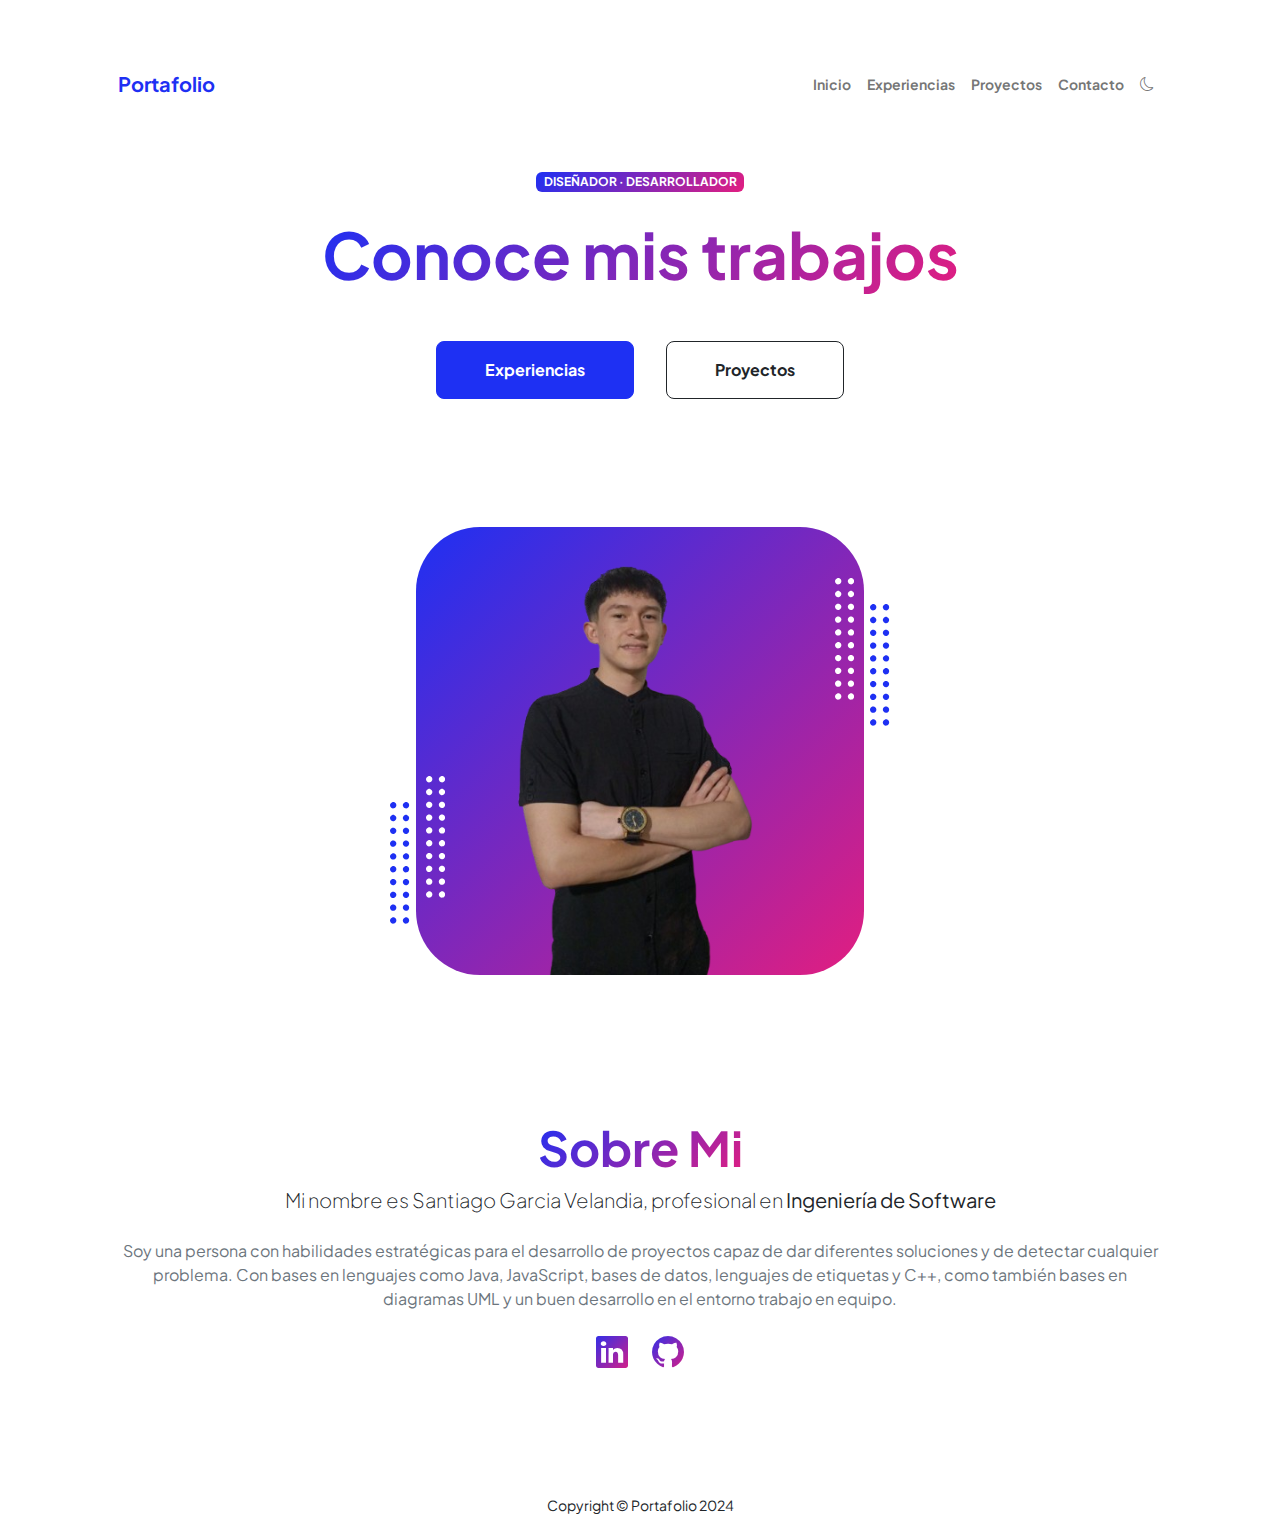
<file: index.html>
<!DOCTYPE html>
<html lang="en">
    <head>
        <meta charset="utf-8" />
        <meta name="viewport" content="width=device-width, initial-scale=1, shrink-to-fit=no" />
        <meta name="description" content="" />
        <meta name="author" content="" />
        <title>Portafolio Personal</title>
        <!-- Favicon-->
        <link rel="icon" type="image/x-icon" href="assets/favicon.ico" />
        <!-- Custom Google font-->
        <link rel="preconnect" href="https://fonts.googleapis.com" />
        <link rel="preconnect" href="https://fonts.gstatic.com" crossorigin />
        <link href="https://fonts.googleapis.com/css2?family=Plus+Jakarta+Sans:wght@100;200;300;400;500;600;700;800;900&amp;display=swap" rel="stylesheet" />
        <!-- Bootstrap icons-->
        <link href="https://cdn.jsdelivr.net/npm/bootstrap-icons@1.8.1/font/bootstrap-icons.css" rel="stylesheet" />
        <!-- Core theme CSS (includes Bootstrap)-->
        <link href="css/styles.css" rel="stylesheet" />
    </head>
    <body class="d-flex flex-column h-100">
        <header class="py-5">
            <nav class="navbar navbar-expand-lg navbar-light py-3">
                <div class="container px-5">
                    <a class="navbar-brand" href="index.html"><span class="fw-bolder text-primary">Portafolio</span></a>
                    <button class="navbar-toggler" type="button" data-bs-toggle="collapse" data-bs-target="#navbarSupportedContent" aria-controls="navbarSupportedContent" aria-expanded="false" aria-label="Toggle navigation"><span class="navbar-toggler-icon"></span></button>
                    <div class="collapse navbar-collapse" id="navbarSupportedContent">
                        <ul class="navbar-nav ms-auto mb-2 mb-lg-0 small fw-bolder">
                            <li class="nav-item"><a class="nav-link" href="index.html">Inicio</a></li>
                            <li class="nav-item"><a class="nav-link" href="./pages/resume.html">Experiencias</a></li>
                            <li class="nav-item"><a class="nav-link" href="./pages/projects.html">Proyectos</a></li>
                            <li class="nav-item"><a class="nav-link" href="./pages/contact.html">Contacto</a></li>
                            <li class="nav-item"><i class="bi bi-moon nav-link" onclick="oscuro()" style="cursor: pointer;"></i></li>
                        </ul>
                    </div>
                </div>
            </nav>
        </header>
        <main class="flex-shrink-0">
                <div class="container px-5 pb-5">
                    <div class="row gx-5 align-items-center">
                        <div class="col-xxl-5">
                            <div class="text-center text-xxl-start">
                                <div class="badge bg-gradient-primary-to-secondary text-white mb-4"><div class="text-uppercase">Diseñador &middot; Desarrollador</div></div>
                                <h1 class="display-3 fw-bolder mb-5"><span class="text-gradient d-inline">Conoce mis trabajos</span></h1>
                                <div class="d-grid gap-3 d-sm-flex justify-content-sm-center justify-content-xxl-start mb-3">
                                    <a class="btn btn-primary btn-lg px-5 py-3 me-sm-3 fs-6 fw-bolder" href="pages/resume.html">Experiencias</a>
                                    <a class="btn btn-outline-dark btn-lg px-5 py-3 fs-6 fw-bolder" href="pages/projects.html">Proyectos</a>
                                </div>
                            </div>
                        </div>
                        <div class="col-xxl-7">
                            <div class="d-flex justify-content-center mt-5 mt-xxl-0">
                                <div class="profile bg-gradient-primary-to-secondary">
                                    <img class="profile-img" src="./assets/img/p-removebg-preview.png" alt="..." />
                                    <div class="dots-1">
                                        <svg version="1.1" xmlns="http://www.w3.org/2000/svg" xmlns:xlink="http://www.w3.org/1999/xlink" x="0px" y="0px" viewBox="0 0 191.6 1215.4" style="enable-background: new 0 0 191.6 1215.4" xml:space="preserve">
                                            <g transform="translate(0.000000,1280.000000) scale(0.100000,-0.100000)">
                                                <path d="M227.7,12788.6c-105-35-200-141-222-248c-43-206,163-412,369-369c155,32,275,190,260,339c-11,105-90,213-190,262        C383.7,12801.6,289.7,12808.6,227.7,12788.6z"></path>
                                                <path d="M1507.7,12788.6c-151-50-253-216-222-362c25-119,136-230,254-255c194-41,395,142,375,339c-11,105-90,213-190,262        C1663.7,12801.6,1569.7,12808.6,1507.7,12788.6z"></path>
                                                <path d="M227.7,11508.6c-105-35-200-141-222-248c-43-206,163-412,369-369c155,32,275,190,260,339c-11,105-90,213-190,262        C383.7,11521.6,289.7,11528.6,227.7,11508.6z"></path>
                                                <path d="M1507.7,11508.6c-151-50-253-216-222-362c25-119,136-230,254-255c194-41,395,142,375,339c-11,105-90,213-190,262        C1663.7,11521.6,1569.7,11528.6,1507.7,11508.6z"></path>
                                                <path d="M227.7,10228.6c-105-35-200-141-222-248c-43-206,163-412,369-369c155,32,275,190,260,339c-11,105-90,213-190,262        C383.7,10241.6,289.7,10248.6,227.7,10228.6z"></path>
                                                <path d="M1507.7,10228.6c-105-35-200-141-222-248c-43-206,163-412,369-369c155,32,275,190,260,339c-11,105-90,213-190,262        C1663.7,10241.6,1569.7,10248.6,1507.7,10228.6z"></path>
                                                <path d="M227.7,8948.6c-105-35-200-141-222-248c-43-206,163-412,369-369c155,32,275,190,260,339c-11,105-90,213-190,262        C383.7,8961.6,289.7,8968.6,227.7,8948.6z"></path>
                                                <path d="M1507.7,8948.6c-105-35-200-141-222-248c-43-206,163-412,369-369c155,32,275,190,260,339c-11,105-90,213-190,262        C1663.7,8961.6,1569.7,8968.6,1507.7,8948.6z"></path>
                                                <path d="M227.7,7668.6c-105-35-200-141-222-248c-43-206,163-412,369-369c155,32,275,190,260,339c-11,105-90,213-190,262        C383.7,7681.6,289.7,7688.6,227.7,7668.6z"></path>
                                                <path d="M1507.7,7668.6c-105-35-200-141-222-248c-43-206,163-412,369-369c155,32,275,190,260,339c-11,105-90,213-190,262        C1663.7,7681.6,1569.7,7688.6,1507.7,7668.6z"></path>
                                                <path d="M227.7,6388.6c-105-35-200-141-222-248c-43-206,163-412,369-369c155,32,275,190,260,339c-11,105-90,213-190,262        C383.7,6401.6,289.7,6408.6,227.7,6388.6z"></path>
                                                <path d="M1507.7,6388.6c-105-35-200-141-222-248c-43-206,163-412,369-369c155,32,275,190,260,339c-11,105-90,213-190,262        C1663.7,6401.6,1569.7,6408.6,1507.7,6388.6z"></path>
                                                <path d="M227.7,5108.6c-105-35-200-141-222-248c-43-206,163-412,369-369c155,32,275,190,260,339c-11,105-90,213-190,262        C383.7,5121.6,289.7,5128.6,227.7,5108.6z"></path>
                                                <path d="M1507.7,5108.6c-105-35-200-141-222-248c-43-206,163-412,369-369c155,32,275,190,260,339c-11,105-90,213-190,262        C1663.7,5121.6,1569.7,5128.6,1507.7,5108.6z"></path>
                                                <path d="M227.7,3828.6c-105-35-200-141-222-248c-43-206,163-412,369-369c155,32,275,190,260,339c-11,105-90,213-190,262        C383.7,3841.6,289.7,3848.6,227.7,3828.6z"></path>
                                                <path d="M1507.7,3828.6c-105-35-200-141-222-248c-43-206,163-412,369-369c155,32,275,190,260,339c-11,105-90,213-190,262        C1663.7,3841.6,1569.7,3848.6,1507.7,3828.6z"></path>
                                                <path d="M227.7,2548.6c-105-35-200-141-222-248c-43-206,163-412,369-369c155,32,275,190,260,339c-11,105-90,213-190,262        C383.7,2561.6,289.7,2568.6,227.7,2548.6z"></path>
                                                <path d="M1507.7,2548.6c-105-35-200-141-222-248c-43-206,163-412,369-369c155,32,275,190,260,339c-11,105-90,213-190,262        C1663.7,2561.6,1569.7,2568.6,1507.7,2548.6z"></path>
                                                <path d="M227.7,1268.6c-105-35-200-141-222-248c-43-206,163-412,369-369c155,32,275,190,260,339c-11,105-90,213-190,262        C383.7,1281.6,289.7,1288.6,227.7,1268.6z"></path>
                                                <path d="M1507.7,1268.6c-105-35-200-141-222-248c-43-206,163-412,369-369c155,32,275,190,260,339c-11,105-90,213-190,262        C1663.7,1281.6,1569.7,1288.6,1507.7,1268.6z"></path>
                                            </g>
                                        </svg>
                                    </div>
                                    <div class="dots-2">
                                        <svg version="1.1" xmlns="http://www.w3.org/2000/svg" xmlns:xlink="http://www.w3.org/1999/xlink" x="0px" y="0px" viewBox="0 0 191.6 1215.4" style="enable-background: new 0 0 191.6 1215.4" xml:space="preserve">
                                            <g transform="translate(0.000000,1280.000000) scale(0.100000,-0.100000)">
                                                <path d="M227.7,12788.6c-105-35-200-141-222-248c-43-206,163-412,369-369c155,32,275,190,260,339c-11,105-90,213-190,262        C383.7,12801.6,289.7,12808.6,227.7,12788.6z"></path>
                                                <path d="M1507.7,12788.6c-151-50-253-216-222-362c25-119,136-230,254-255c194-41,395,142,375,339c-11,105-90,213-190,262        C1663.7,12801.6,1569.7,12808.6,1507.7,12788.6z"></path>
                                                <path d="M227.7,11508.6c-105-35-200-141-222-248c-43-206,163-412,369-369c155,32,275,190,260,339c-11,105-90,213-190,262        C383.7,11521.6,289.7,11528.6,227.7,11508.6z"></path>
                                                <path d="M1507.7,11508.6c-151-50-253-216-222-362c25-119,136-230,254-255c194-41,395,142,375,339c-11,105-90,213-190,262        C1663.7,11521.6,1569.7,11528.6,1507.7,11508.6z"></path>
                                                <path d="M227.7,10228.6c-105-35-200-141-222-248c-43-206,163-412,369-369c155,32,275,190,260,339c-11,105-90,213-190,262        C383.7,10241.6,289.7,10248.6,227.7,10228.6z"></path>
                                                <path d="M1507.7,10228.6c-105-35-200-141-222-248c-43-206,163-412,369-369c155,32,275,190,260,339c-11,105-90,213-190,262        C1663.7,10241.6,1569.7,10248.6,1507.7,10228.6z"></path>
                                                <path d="M227.7,8948.6c-105-35-200-141-222-248c-43-206,163-412,369-369c155,32,275,190,260,339c-11,105-90,213-190,262        C383.7,8961.6,289.7,8968.6,227.7,8948.6z"></path>
                                                <path d="M1507.7,8948.6c-105-35-200-141-222-248c-43-206,163-412,369-369c155,32,275,190,260,339c-11,105-90,213-190,262        C1663.7,8961.6,1569.7,8968.6,1507.7,8948.6z"></path>
                                                <path d="M227.7,7668.6c-105-35-200-141-222-248c-43-206,163-412,369-369c155,32,275,190,260,339c-11,105-90,213-190,262        C383.7,7681.6,289.7,7688.6,227.7,7668.6z"></path>
                                                <path d="M1507.7,7668.6c-105-35-200-141-222-248c-43-206,163-412,369-369c155,32,275,190,260,339c-11,105-90,213-190,262        C1663.7,7681.6,1569.7,7688.6,1507.7,7668.6z"></path>
                                                <path d="M227.7,6388.6c-105-35-200-141-222-248c-43-206,163-412,369-369c155,32,275,190,260,339c-11,105-90,213-190,262        C383.7,6401.6,289.7,6408.6,227.7,6388.6z"></path>
                                                <path d="M1507.7,6388.6c-105-35-200-141-222-248c-43-206,163-412,369-369c155,32,275,190,260,339c-11,105-90,213-190,262        C1663.7,6401.6,1569.7,6408.6,1507.7,6388.6z"></path>
                                                <path d="M227.7,5108.6c-105-35-200-141-222-248c-43-206,163-412,369-369c155,32,275,190,260,339c-11,105-90,213-190,262        C383.7,5121.6,289.7,5128.6,227.7,5108.6z"></path>
                                                <path d="M1507.7,5108.6c-105-35-200-141-222-248c-43-206,163-412,369-369c155,32,275,190,260,339c-11,105-90,213-190,262        C1663.7,5121.6,1569.7,5128.6,1507.7,5108.6z"></path>
                                                <path d="M227.7,3828.6c-105-35-200-141-222-248c-43-206,163-412,369-369c155,32,275,190,260,339c-11,105-90,213-190,262        C383.7,3841.6,289.7,3848.6,227.7,3828.6z"></path>
                                                <path d="M1507.7,3828.6c-105-35-200-141-222-248c-43-206,163-412,369-369c155,32,275,190,260,339c-11,105-90,213-190,262        C1663.7,3841.6,1569.7,3848.6,1507.7,3828.6z"></path>
                                                <path d="M227.7,2548.6c-105-35-200-141-222-248c-43-206,163-412,369-369c155,32,275,190,260,339c-11,105-90,213-190,262        C383.7,2561.6,289.7,2568.6,227.7,2548.6z"></path>
                                                <path d="M1507.7,2548.6c-105-35-200-141-222-248c-43-206,163-412,369-369c155,32,275,190,260,339c-11,105-90,213-190,262        C1663.7,2561.6,1569.7,2568.6,1507.7,2548.6z"></path>
                                                <path d="M227.7,1268.6c-105-35-200-141-222-248c-43-206,163-412,369-369c155,32,275,190,260,339c-11,105-90,213-190,262        C383.7,1281.6,289.7,1288.6,227.7,1268.6z"></path>
                                                <path d="M1507.7,1268.6c-105-35-200-141-222-248c-43-206,163-412,369-369c155,32,275,190,260,339c-11,105-90,213-190,262        C1663.7,1281.6,1569.7,1288.6,1507.7,1268.6z"></path>
                                            </g>
                                        </svg>
                                    </div>
                                    <div class="dots-3">
                                        <svg version="1.1" xmlns="http://www.w3.org/2000/svg" xmlns:xlink="http://www.w3.org/1999/xlink" x="0px" y="0px" viewBox="0 0 191.6 1215.4" style="enable-background: new 0 0 191.6 1215.4" xml:space="preserve">
                                            <g transform="translate(0.000000,1280.000000) scale(0.100000,-0.100000)">
                                                <path d="M227.7,12788.6c-105-35-200-141-222-248c-43-206,163-412,369-369c155,32,275,190,260,339c-11,105-90,213-190,262        C383.7,12801.6,289.7,12808.6,227.7,12788.6z"></path>
                                                <path d="M1507.7,12788.6c-151-50-253-216-222-362c25-119,136-230,254-255c194-41,395,142,375,339c-11,105-90,213-190,262        C1663.7,12801.6,1569.7,12808.6,1507.7,12788.6z"></path>
                                                <path d="M227.7,11508.6c-105-35-200-141-222-248c-43-206,163-412,369-369c155,32,275,190,260,339c-11,105-90,213-190,262        C383.7,11521.6,289.7,11528.6,227.7,11508.6z"></path>
                                                <path d="M1507.7,11508.6c-151-50-253-216-222-362c25-119,136-230,254-255c194-41,395,142,375,339c-11,105-90,213-190,262        C1663.7,11521.6,1569.7,11528.6,1507.7,11508.6z"></path>
                                                <path d="M227.7,10228.6c-105-35-200-141-222-248c-43-206,163-412,369-369c155,32,275,190,260,339c-11,105-90,213-190,262        C383.7,10241.6,289.7,10248.6,227.7,10228.6z"></path>
                                                <path d="M1507.7,10228.6c-105-35-200-141-222-248c-43-206,163-412,369-369c155,32,275,190,260,339c-11,105-90,213-190,262        C1663.7,10241.6,1569.7,10248.6,1507.7,10228.6z"></path>
                                                <path d="M227.7,8948.6c-105-35-200-141-222-248c-43-206,163-412,369-369c155,32,275,190,260,339c-11,105-90,213-190,262        C383.7,8961.6,289.7,8968.6,227.7,8948.6z"></path>
                                                <path d="M1507.7,8948.6c-105-35-200-141-222-248c-43-206,163-412,369-369c155,32,275,190,260,339c-11,105-90,213-190,262        C1663.7,8961.6,1569.7,8968.6,1507.7,8948.6z"></path>
                                                <path d="M227.7,7668.6c-105-35-200-141-222-248c-43-206,163-412,369-369c155,32,275,190,260,339c-11,105-90,213-190,262        C383.7,7681.6,289.7,7688.6,227.7,7668.6z"></path>
                                                <path d="M1507.7,7668.6c-105-35-200-141-222-248c-43-206,163-412,369-369c155,32,275,190,260,339c-11,105-90,213-190,262        C1663.7,7681.6,1569.7,7688.6,1507.7,7668.6z"></path>
                                                <path d="M227.7,6388.6c-105-35-200-141-222-248c-43-206,163-412,369-369c155,32,275,190,260,339c-11,105-90,213-190,262        C383.7,6401.6,289.7,6408.6,227.7,6388.6z"></path>
                                                <path d="M1507.7,6388.6c-105-35-200-141-222-248c-43-206,163-412,369-369c155,32,275,190,260,339c-11,105-90,213-190,262        C1663.7,6401.6,1569.7,6408.6,1507.7,6388.6z"></path>
                                                <path d="M227.7,5108.6c-105-35-200-141-222-248c-43-206,163-412,369-369c155,32,275,190,260,339c-11,105-90,213-190,262        C383.7,5121.6,289.7,5128.6,227.7,5108.6z"></path>
                                                <path d="M1507.7,5108.6c-105-35-200-141-222-248c-43-206,163-412,369-369c155,32,275,190,260,339c-11,105-90,213-190,262        C1663.7,5121.6,1569.7,5128.6,1507.7,5108.6z"></path>
                                                <path d="M227.7,3828.6c-105-35-200-141-222-248c-43-206,163-412,369-369c155,32,275,190,260,339c-11,105-90,213-190,262        C383.7,3841.6,289.7,3848.6,227.7,3828.6z"></path>
                                                <path d="M1507.7,3828.6c-105-35-200-141-222-248c-43-206,163-412,369-369c155,32,275,190,260,339c-11,105-90,213-190,262        C1663.7,3841.6,1569.7,3848.6,1507.7,3828.6z"></path>
                                                <path d="M227.7,2548.6c-105-35-200-141-222-248c-43-206,163-412,369-369c155,32,275,190,260,339c-11,105-90,213-190,262        C383.7,2561.6,289.7,2568.6,227.7,2548.6z"></path>
                                                <path d="M1507.7,2548.6c-105-35-200-141-222-248c-43-206,163-412,369-369c155,32,275,190,260,339c-11,105-90,213-190,262        C1663.7,2561.6,1569.7,2568.6,1507.7,2548.6z"></path>
                                                <path d="M227.7,1268.6c-105-35-200-141-222-248c-43-206,163-412,369-369c155,32,275,190,260,339c-11,105-90,213-190,262        C383.7,1281.6,289.7,1288.6,227.7,1268.6z"></path>
                                                <path d="M1507.7,1268.6c-105-35-200-141-222-248c-43-206,163-412,369-369c155,32,275,190,260,339c-11,105-90,213-190,262        C1663.7,1281.6,1569.7,1288.6,1507.7,1268.6z"></path>
                                            </g>
                                        </svg>
                                    </div>
                                    <div class="dots-4">
                                        <svg version="1.1" xmlns="http://www.w3.org/2000/svg" xmlns:xlink="http://www.w3.org/1999/xlink" x="0px" y="0px" viewBox="0 0 191.6 1215.4" style="enable-background: new 0 0 191.6 1215.4" xml:space="preserve">
                                            <g transform="translate(0.000000,1280.000000) scale(0.100000,-0.100000)">
                                                <path d="M227.7,12788.6c-105-35-200-141-222-248c-43-206,163-412,369-369c155,32,275,190,260,339c-11,105-90,213-190,262        C383.7,12801.6,289.7,12808.6,227.7,12788.6z"></path>
                                                <path d="M1507.7,12788.6c-151-50-253-216-222-362c25-119,136-230,254-255c194-41,395,142,375,339c-11,105-90,213-190,262        C1663.7,12801.6,1569.7,12808.6,1507.7,12788.6z"></path>
                                                <path d="M227.7,11508.6c-105-35-200-141-222-248c-43-206,163-412,369-369c155,32,275,190,260,339c-11,105-90,213-190,262        C383.7,11521.6,289.7,11528.6,227.7,11508.6z"></path>
                                                <path d="M1507.7,11508.6c-151-50-253-216-222-362c25-119,136-230,254-255c194-41,395,142,375,339c-11,105-90,213-190,262        C1663.7,11521.6,1569.7,11528.6,1507.7,11508.6z"></path>
                                                <path d="M227.7,10228.6c-105-35-200-141-222-248c-43-206,163-412,369-369c155,32,275,190,260,339c-11,105-90,213-190,262        C383.7,10241.6,289.7,10248.6,227.7,10228.6z"></path>
                                                <path d="M1507.7,10228.6c-105-35-200-141-222-248c-43-206,163-412,369-369c155,32,275,190,260,339c-11,105-90,213-190,262        C1663.7,10241.6,1569.7,10248.6,1507.7,10228.6z"></path>
                                                <path d="M227.7,8948.6c-105-35-200-141-222-248c-43-206,163-412,369-369c155,32,275,190,260,339c-11,105-90,213-190,262        C383.7,8961.6,289.7,8968.6,227.7,8948.6z"></path>
                                                <path d="M1507.7,8948.6c-105-35-200-141-222-248c-43-206,163-412,369-369c155,32,275,190,260,339c-11,105-90,213-190,262        C1663.7,8961.6,1569.7,8968.6,1507.7,8948.6z"></path>
                                                <path d="M227.7,7668.6c-105-35-200-141-222-248c-43-206,163-412,369-369c155,32,275,190,260,339c-11,105-90,213-190,262        C383.7,7681.6,289.7,7688.6,227.7,7668.6z"></path>
                                                <path d="M1507.7,7668.6c-105-35-200-141-222-248c-43-206,163-412,369-369c155,32,275,190,260,339c-11,105-90,213-190,262        C1663.7,7681.6,1569.7,7688.6,1507.7,7668.6z"></path>
                                                <path d="M227.7,6388.6c-105-35-200-141-222-248c-43-206,163-412,369-369c155,32,275,190,260,339c-11,105-90,213-190,262        C383.7,6401.6,289.7,6408.6,227.7,6388.6z"></path>
                                                <path d="M1507.7,6388.6c-105-35-200-141-222-248c-43-206,163-412,369-369c155,32,275,190,260,339c-11,105-90,213-190,262        C1663.7,6401.6,1569.7,6408.6,1507.7,6388.6z"></path>
                                                <path d="M227.7,5108.6c-105-35-200-141-222-248c-43-206,163-412,369-369c155,32,275,190,260,339c-11,105-90,213-190,262        C383.7,5121.6,289.7,5128.6,227.7,5108.6z"></path>
                                                <path d="M1507.7,5108.6c-105-35-200-141-222-248c-43-206,163-412,369-369c155,32,275,190,260,339c-11,105-90,213-190,262        C1663.7,5121.6,1569.7,5128.6,1507.7,5108.6z"></path>
                                                <path d="M227.7,3828.6c-105-35-200-141-222-248c-43-206,163-412,369-369c155,32,275,190,260,339c-11,105-90,213-190,262        C383.7,3841.6,289.7,3848.6,227.7,3828.6z"></path>
                                                <path d="M1507.7,3828.6c-105-35-200-141-222-248c-43-206,163-412,369-369c155,32,275,190,260,339c-11,105-90,213-190,262        C1663.7,3841.6,1569.7,3848.6,1507.7,3828.6z"></path>
                                                <path d="M227.7,2548.6c-105-35-200-141-222-248c-43-206,163-412,369-369c155,32,275,190,260,339c-11,105-90,213-190,262        C383.7,2561.6,289.7,2568.6,227.7,2548.6z"></path>
                                                <path d="M1507.7,2548.6c-105-35-200-141-222-248c-43-206,163-412,369-369c155,32,275,190,260,339c-11,105-90,213-190,262        C1663.7,2561.6,1569.7,2568.6,1507.7,2548.6z"></path>
                                                <path d="M227.7,1268.6c-105-35-200-141-222-248c-43-206,163-412,369-369c155,32,275,190,260,339c-11,105-90,213-190,262        C383.7,1281.6,289.7,1288.6,227.7,1268.6z"></path>
                                                <path d="M1507.7,1268.6c-105-35-200-141-222-248c-43-206,163-412,369-369c155,32,275,190,260,339c-11,105-90,213-190,262        C1663.7,1281.6,1569.7,1288.6,1507.7,1268.6z"></path>
                                            </g>
                                        </svg>
                                    </div>
                                </div>
                            </div>
                        </div>
                    </div>
                </div>
            <section class=" py-5">
                <div class="container px-5">
                    <div class="row gx-5 justify-content-center">
                        <div class="col-xxl-8">
                            <div class="text-center my-5">
                                <h2 class="display-5 fw-bolder"><span class="text-gradient d-inline">Sobre Mi</span></h2>
                                <p class="lead fw-light mb-4">Mi nombre es Santiago Garcia Velandia, profesional en <strong>Ingeniería de Software</strong></p>
                                <p class="text-muted">Soy una persona con habilidades estratégicas para el desarrollo de proyectos capaz de dar diferentes soluciones y de detectar cualquier problema. Con bases en lenguajes como Java, JavaScript, bases de datos, lenguajes de etiquetas y C++, como también bases en diagramas UML y un buen desarrollo en el entorno trabajo en equipo.</p>
                                <div class="d-flex justify-content-center fs-2 gap-4">
                                    <a class="text-gradient" href="#!"><i class="bi bi-linkedin"></i></a>
                                    <a class="text-gradient" href="#!"><i class="bi bi-github"></i></a>
                                </div>
                            </div>
                        </div>
                    </div>
                </div>
            </section>
        </main>
        <footer class="py-4 mt-auto">
            <div class="container px-5">
                <div class="row align-items-center justify-content-between flex-column flex-sm-row">
                    <div>
                        <div class="small m-0 text-center">Copyright &copy; Portafolio 2024</div>
                    </div>
                </div>
            </div>
        </footer>
        <script src="https://cdn.jsdelivr.net/npm/bootstrap@5.2.3/dist/js/bootstrap.bundle.min.js"></script>
        <script src="./js/scripts.js"></script>
    </body>
</html>
</file>
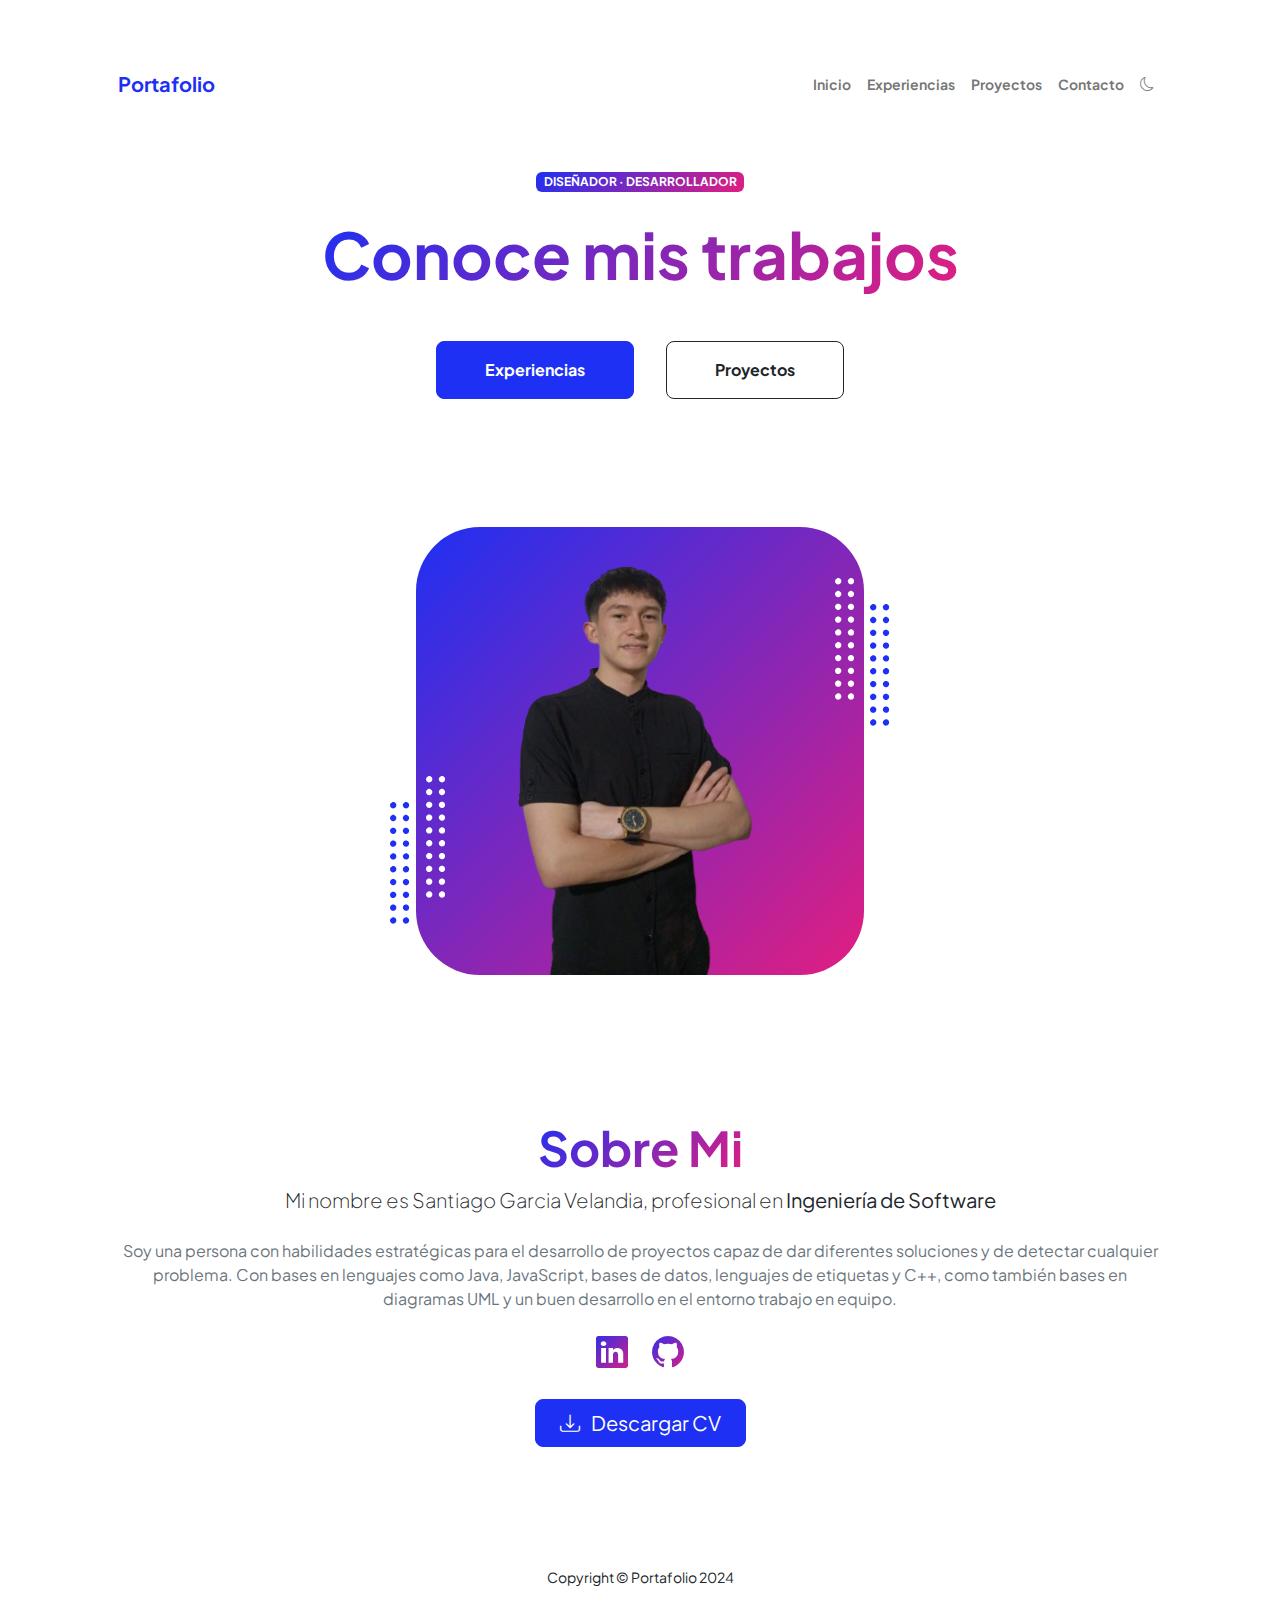
<file: Portafolio/index.html>
<!DOCTYPE html>
<html lang="en">
    <head>
        <meta charset="utf-8" />
        <meta name="viewport" content="width=device-width, initial-scale=1, shrink-to-fit=no" />
        <meta name="description" content="" />
        <meta name="author" content="" />
        <title>Portafolio Personal</title>
        <!-- Favicon-->
        <link rel="icon" type="image/x-icon" href="assets/favicon.ico" />
        <!-- Custom Google font-->
        <link rel="preconnect" href="https://fonts.googleapis.com" />
        <link rel="preconnect" href="https://fonts.gstatic.com" crossorigin />
        <link href="https://fonts.googleapis.com/css2?family=Plus+Jakarta+Sans:wght@100;200;300;400;500;600;700;800;900&amp;display=swap" rel="stylesheet" />
        <!-- Bootstrap icons-->
        <link href="https://cdn.jsdelivr.net/npm/bootstrap-icons@1.8.1/font/bootstrap-icons.css" rel="stylesheet" />
        <!-- Core theme CSS (includes Bootstrap)-->
        <link href="css/styles.css" rel="stylesheet" />
    </head>
    <body class="d-flex flex-column h-100">
        <header class="py-5">
            <nav class="navbar navbar-expand-lg navbar-light py-3">
                <div class="container px-5">
                    <a class="navbar-brand" href="index.html"><span class="fw-bolder text-primary">Portafolio</span></a>
                    <button class="navbar-toggler" type="button" data-bs-toggle="collapse" data-bs-target="#navbarSupportedContent" aria-controls="navbarSupportedContent" aria-expanded="false" aria-label="Toggle navigation"><span class="navbar-toggler-icon"></span></button>
                    <div class="collapse navbar-collapse" id="navbarSupportedContent">
                        <ul class="navbar-nav ms-auto mb-2 mb-lg-0 small fw-bolder">
                            <li class="nav-item"><a class="nav-link" href="index.html">Inicio</a></li>
                            <li class="nav-item"><a class="nav-link" href="./pages/resume.html">Experiencias</a></li>
                            <li class="nav-item"><a class="nav-link" href="./pages/projects.html">Proyectos</a></li>
                            <li class="nav-item"><a class="nav-link" href="./pages/contact.html">Contacto</a></li>
                            <li class="nav-item"><i class="bi bi-moon nav-link" onclick="oscuro()" style="cursor: pointer;"></i></li>
                        </ul>
                    </div>
                </div>
            </nav>
        </header>
        <main class="flex-shrink-0">
                <div class="container px-5 pb-5">
                    <div class="row gx-5 align-items-center">
                        <div class="col-xxl-5">
                            <div class="text-center text-xxl-start">
                                <div class="badge bg-gradient-primary-to-secondary text-white mb-4"><div class="text-uppercase">Diseñador &middot; Desarrollador</div></div>
                                <h1 class="display-3 fw-bolder mb-5"><span class="text-gradient d-inline">Conoce mis trabajos</span></h1>
                                <div class="d-grid gap-3 d-sm-flex justify-content-sm-center justify-content-xxl-start mb-3">
                                    <a class="btn btn-primary btn-lg px-5 py-3 me-sm-3 fs-6 fw-bolder" href="pages/resume.html">Experiencias</a>
                                    <a class="btn btn-outline-dark btn-lg px-5 py-3 fs-6 fw-bolder" href="pages/projects.html">Proyectos</a>
                                </div>
                            </div>
                        </div>
                        <div class="col-xxl-7">
                            <div class="d-flex justify-content-center mt-5 mt-xxl-0">
                                <div class="profile bg-gradient-primary-to-secondary">
                                    <img class="profile-img" src="./assets/img/p-removebg-preview.png" alt="..." />
                                    <div class="dots-1">
                                        <svg version="1.1" xmlns="http://www.w3.org/2000/svg" xmlns:xlink="http://www.w3.org/1999/xlink" x="0px" y="0px" viewBox="0 0 191.6 1215.4" style="enable-background: new 0 0 191.6 1215.4" xml:space="preserve">
                                            <g transform="translate(0.000000,1280.000000) scale(0.100000,-0.100000)">
                                                <path d="M227.7,12788.6c-105-35-200-141-222-248c-43-206,163-412,369-369c155,32,275,190,260,339c-11,105-90,213-190,262        C383.7,12801.6,289.7,12808.6,227.7,12788.6z"></path>
                                                <path d="M1507.7,12788.6c-151-50-253-216-222-362c25-119,136-230,254-255c194-41,395,142,375,339c-11,105-90,213-190,262        C1663.7,12801.6,1569.7,12808.6,1507.7,12788.6z"></path>
                                                <path d="M227.7,11508.6c-105-35-200-141-222-248c-43-206,163-412,369-369c155,32,275,190,260,339c-11,105-90,213-190,262        C383.7,11521.6,289.7,11528.6,227.7,11508.6z"></path>
                                                <path d="M1507.7,11508.6c-151-50-253-216-222-362c25-119,136-230,254-255c194-41,395,142,375,339c-11,105-90,213-190,262        C1663.7,11521.6,1569.7,11528.6,1507.7,11508.6z"></path>
                                                <path d="M227.7,10228.6c-105-35-200-141-222-248c-43-206,163-412,369-369c155,32,275,190,260,339c-11,105-90,213-190,262        C383.7,10241.6,289.7,10248.6,227.7,10228.6z"></path>
                                                <path d="M1507.7,10228.6c-105-35-200-141-222-248c-43-206,163-412,369-369c155,32,275,190,260,339c-11,105-90,213-190,262        C1663.7,10241.6,1569.7,10248.6,1507.7,10228.6z"></path>
                                                <path d="M227.7,8948.6c-105-35-200-141-222-248c-43-206,163-412,369-369c155,32,275,190,260,339c-11,105-90,213-190,262        C383.7,8961.6,289.7,8968.6,227.7,8948.6z"></path>
                                                <path d="M1507.7,8948.6c-105-35-200-141-222-248c-43-206,163-412,369-369c155,32,275,190,260,339c-11,105-90,213-190,262        C1663.7,8961.6,1569.7,8968.6,1507.7,8948.6z"></path>
                                                <path d="M227.7,7668.6c-105-35-200-141-222-248c-43-206,163-412,369-369c155,32,275,190,260,339c-11,105-90,213-190,262        C383.7,7681.6,289.7,7688.6,227.7,7668.6z"></path>
                                                <path d="M1507.7,7668.6c-105-35-200-141-222-248c-43-206,163-412,369-369c155,32,275,190,260,339c-11,105-90,213-190,262        C1663.7,7681.6,1569.7,7688.6,1507.7,7668.6z"></path>
                                                <path d="M227.7,6388.6c-105-35-200-141-222-248c-43-206,163-412,369-369c155,32,275,190,260,339c-11,105-90,213-190,262        C383.7,6401.6,289.7,6408.6,227.7,6388.6z"></path>
                                                <path d="M1507.7,6388.6c-105-35-200-141-222-248c-43-206,163-412,369-369c155,32,275,190,260,339c-11,105-90,213-190,262        C1663.7,6401.6,1569.7,6408.6,1507.7,6388.6z"></path>
                                                <path d="M227.7,5108.6c-105-35-200-141-222-248c-43-206,163-412,369-369c155,32,275,190,260,339c-11,105-90,213-190,262        C383.7,5121.6,289.7,5128.6,227.7,5108.6z"></path>
                                                <path d="M1507.7,5108.6c-105-35-200-141-222-248c-43-206,163-412,369-369c155,32,275,190,260,339c-11,105-90,213-190,262        C1663.7,5121.6,1569.7,5128.6,1507.7,5108.6z"></path>
                                                <path d="M227.7,3828.6c-105-35-200-141-222-248c-43-206,163-412,369-369c155,32,275,190,260,339c-11,105-90,213-190,262        C383.7,3841.6,289.7,3848.6,227.7,3828.6z"></path>
                                                <path d="M1507.7,3828.6c-105-35-200-141-222-248c-43-206,163-412,369-369c155,32,275,190,260,339c-11,105-90,213-190,262        C1663.7,3841.6,1569.7,3848.6,1507.7,3828.6z"></path>
                                                <path d="M227.7,2548.6c-105-35-200-141-222-248c-43-206,163-412,369-369c155,32,275,190,260,339c-11,105-90,213-190,262        C383.7,2561.6,289.7,2568.6,227.7,2548.6z"></path>
                                                <path d="M1507.7,2548.6c-105-35-200-141-222-248c-43-206,163-412,369-369c155,32,275,190,260,339c-11,105-90,213-190,262        C1663.7,2561.6,1569.7,2568.6,1507.7,2548.6z"></path>
                                                <path d="M227.7,1268.6c-105-35-200-141-222-248c-43-206,163-412,369-369c155,32,275,190,260,339c-11,105-90,213-190,262        C383.7,1281.6,289.7,1288.6,227.7,1268.6z"></path>
                                                <path d="M1507.7,1268.6c-105-35-200-141-222-248c-43-206,163-412,369-369c155,32,275,190,260,339c-11,105-90,213-190,262        C1663.7,1281.6,1569.7,1288.6,1507.7,1268.6z"></path>
                                            </g>
                                        </svg>
                                    </div>
                                    <div class="dots-2">
                                        <svg version="1.1" xmlns="http://www.w3.org/2000/svg" xmlns:xlink="http://www.w3.org/1999/xlink" x="0px" y="0px" viewBox="0 0 191.6 1215.4" style="enable-background: new 0 0 191.6 1215.4" xml:space="preserve">
                                            <g transform="translate(0.000000,1280.000000) scale(0.100000,-0.100000)">
                                                <path d="M227.7,12788.6c-105-35-200-141-222-248c-43-206,163-412,369-369c155,32,275,190,260,339c-11,105-90,213-190,262        C383.7,12801.6,289.7,12808.6,227.7,12788.6z"></path>
                                                <path d="M1507.7,12788.6c-151-50-253-216-222-362c25-119,136-230,254-255c194-41,395,142,375,339c-11,105-90,213-190,262        C1663.7,12801.6,1569.7,12808.6,1507.7,12788.6z"></path>
                                                <path d="M227.7,11508.6c-105-35-200-141-222-248c-43-206,163-412,369-369c155,32,275,190,260,339c-11,105-90,213-190,262        C383.7,11521.6,289.7,11528.6,227.7,11508.6z"></path>
                                                <path d="M1507.7,11508.6c-151-50-253-216-222-362c25-119,136-230,254-255c194-41,395,142,375,339c-11,105-90,213-190,262        C1663.7,11521.6,1569.7,11528.6,1507.7,11508.6z"></path>
                                                <path d="M227.7,10228.6c-105-35-200-141-222-248c-43-206,163-412,369-369c155,32,275,190,260,339c-11,105-90,213-190,262        C383.7,10241.6,289.7,10248.6,227.7,10228.6z"></path>
                                                <path d="M1507.7,10228.6c-105-35-200-141-222-248c-43-206,163-412,369-369c155,32,275,190,260,339c-11,105-90,213-190,262        C1663.7,10241.6,1569.7,10248.6,1507.7,10228.6z"></path>
                                                <path d="M227.7,8948.6c-105-35-200-141-222-248c-43-206,163-412,369-369c155,32,275,190,260,339c-11,105-90,213-190,262        C383.7,8961.6,289.7,8968.6,227.7,8948.6z"></path>
                                                <path d="M1507.7,8948.6c-105-35-200-141-222-248c-43-206,163-412,369-369c155,32,275,190,260,339c-11,105-90,213-190,262        C1663.7,8961.6,1569.7,8968.6,1507.7,8948.6z"></path>
                                                <path d="M227.7,7668.6c-105-35-200-141-222-248c-43-206,163-412,369-369c155,32,275,190,260,339c-11,105-90,213-190,262        C383.7,7681.6,289.7,7688.6,227.7,7668.6z"></path>
                                                <path d="M1507.7,7668.6c-105-35-200-141-222-248c-43-206,163-412,369-369c155,32,275,190,260,339c-11,105-90,213-190,262        C1663.7,7681.6,1569.7,7688.6,1507.7,7668.6z"></path>
                                                <path d="M227.7,6388.6c-105-35-200-141-222-248c-43-206,163-412,369-369c155,32,275,190,260,339c-11,105-90,213-190,262        C383.7,6401.6,289.7,6408.6,227.7,6388.6z"></path>
                                                <path d="M1507.7,6388.6c-105-35-200-141-222-248c-43-206,163-412,369-369c155,32,275,190,260,339c-11,105-90,213-190,262        C1663.7,6401.6,1569.7,6408.6,1507.7,6388.6z"></path>
                                                <path d="M227.7,5108.6c-105-35-200-141-222-248c-43-206,163-412,369-369c155,32,275,190,260,339c-11,105-90,213-190,262        C383.7,5121.6,289.7,5128.6,227.7,5108.6z"></path>
                                                <path d="M1507.7,5108.6c-105-35-200-141-222-248c-43-206,163-412,369-369c155,32,275,190,260,339c-11,105-90,213-190,262        C1663.7,5121.6,1569.7,5128.6,1507.7,5108.6z"></path>
                                                <path d="M227.7,3828.6c-105-35-200-141-222-248c-43-206,163-412,369-369c155,32,275,190,260,339c-11,105-90,213-190,262        C383.7,3841.6,289.7,3848.6,227.7,3828.6z"></path>
                                                <path d="M1507.7,3828.6c-105-35-200-141-222-248c-43-206,163-412,369-369c155,32,275,190,260,339c-11,105-90,213-190,262        C1663.7,3841.6,1569.7,3848.6,1507.7,3828.6z"></path>
                                                <path d="M227.7,2548.6c-105-35-200-141-222-248c-43-206,163-412,369-369c155,32,275,190,260,339c-11,105-90,213-190,262        C383.7,2561.6,289.7,2568.6,227.7,2548.6z"></path>
                                                <path d="M1507.7,2548.6c-105-35-200-141-222-248c-43-206,163-412,369-369c155,32,275,190,260,339c-11,105-90,213-190,262        C1663.7,2561.6,1569.7,2568.6,1507.7,2548.6z"></path>
                                                <path d="M227.7,1268.6c-105-35-200-141-222-248c-43-206,163-412,369-369c155,32,275,190,260,339c-11,105-90,213-190,262        C383.7,1281.6,289.7,1288.6,227.7,1268.6z"></path>
                                                <path d="M1507.7,1268.6c-105-35-200-141-222-248c-43-206,163-412,369-369c155,32,275,190,260,339c-11,105-90,213-190,262        C1663.7,1281.6,1569.7,1288.6,1507.7,1268.6z"></path>
                                            </g>
                                        </svg>
                                    </div>
                                    <div class="dots-3">
                                        <svg version="1.1" xmlns="http://www.w3.org/2000/svg" xmlns:xlink="http://www.w3.org/1999/xlink" x="0px" y="0px" viewBox="0 0 191.6 1215.4" style="enable-background: new 0 0 191.6 1215.4" xml:space="preserve">
                                            <g transform="translate(0.000000,1280.000000) scale(0.100000,-0.100000)">
                                                <path d="M227.7,12788.6c-105-35-200-141-222-248c-43-206,163-412,369-369c155,32,275,190,260,339c-11,105-90,213-190,262        C383.7,12801.6,289.7,12808.6,227.7,12788.6z"></path>
                                                <path d="M1507.7,12788.6c-151-50-253-216-222-362c25-119,136-230,254-255c194-41,395,142,375,339c-11,105-90,213-190,262        C1663.7,12801.6,1569.7,12808.6,1507.7,12788.6z"></path>
                                                <path d="M227.7,11508.6c-105-35-200-141-222-248c-43-206,163-412,369-369c155,32,275,190,260,339c-11,105-90,213-190,262        C383.7,11521.6,289.7,11528.6,227.7,11508.6z"></path>
                                                <path d="M1507.7,11508.6c-151-50-253-216-222-362c25-119,136-230,254-255c194-41,395,142,375,339c-11,105-90,213-190,262        C1663.7,11521.6,1569.7,11528.6,1507.7,11508.6z"></path>
                                                <path d="M227.7,10228.6c-105-35-200-141-222-248c-43-206,163-412,369-369c155,32,275,190,260,339c-11,105-90,213-190,262        C383.7,10241.6,289.7,10248.6,227.7,10228.6z"></path>
                                                <path d="M1507.7,10228.6c-105-35-200-141-222-248c-43-206,163-412,369-369c155,32,275,190,260,339c-11,105-90,213-190,262        C1663.7,10241.6,1569.7,10248.6,1507.7,10228.6z"></path>
                                                <path d="M227.7,8948.6c-105-35-200-141-222-248c-43-206,163-412,369-369c155,32,275,190,260,339c-11,105-90,213-190,262        C383.7,8961.6,289.7,8968.6,227.7,8948.6z"></path>
                                                <path d="M1507.7,8948.6c-105-35-200-141-222-248c-43-206,163-412,369-369c155,32,275,190,260,339c-11,105-90,213-190,262        C1663.7,8961.6,1569.7,8968.6,1507.7,8948.6z"></path>
                                                <path d="M227.7,7668.6c-105-35-200-141-222-248c-43-206,163-412,369-369c155,32,275,190,260,339c-11,105-90,213-190,262        C383.7,7681.6,289.7,7688.6,227.7,7668.6z"></path>
                                                <path d="M1507.7,7668.6c-105-35-200-141-222-248c-43-206,163-412,369-369c155,32,275,190,260,339c-11,105-90,213-190,262        C1663.7,7681.6,1569.7,7688.6,1507.7,7668.6z"></path>
                                                <path d="M227.7,6388.6c-105-35-200-141-222-248c-43-206,163-412,369-369c155,32,275,190,260,339c-11,105-90,213-190,262        C383.7,6401.6,289.7,6408.6,227.7,6388.6z"></path>
                                                <path d="M1507.7,6388.6c-105-35-200-141-222-248c-43-206,163-412,369-369c155,32,275,190,260,339c-11,105-90,213-190,262        C1663.7,6401.6,1569.7,6408.6,1507.7,6388.6z"></path>
                                                <path d="M227.7,5108.6c-105-35-200-141-222-248c-43-206,163-412,369-369c155,32,275,190,260,339c-11,105-90,213-190,262        C383.7,5121.6,289.7,5128.6,227.7,5108.6z"></path>
                                                <path d="M1507.7,5108.6c-105-35-200-141-222-248c-43-206,163-412,369-369c155,32,275,190,260,339c-11,105-90,213-190,262        C1663.7,5121.6,1569.7,5128.6,1507.7,5108.6z"></path>
                                                <path d="M227.7,3828.6c-105-35-200-141-222-248c-43-206,163-412,369-369c155,32,275,190,260,339c-11,105-90,213-190,262        C383.7,3841.6,289.7,3848.6,227.7,3828.6z"></path>
                                                <path d="M1507.7,3828.6c-105-35-200-141-222-248c-43-206,163-412,369-369c155,32,275,190,260,339c-11,105-90,213-190,262        C1663.7,3841.6,1569.7,3848.6,1507.7,3828.6z"></path>
                                                <path d="M227.7,2548.6c-105-35-200-141-222-248c-43-206,163-412,369-369c155,32,275,190,260,339c-11,105-90,213-190,262        C383.7,2561.6,289.7,2568.6,227.7,2548.6z"></path>
                                                <path d="M1507.7,2548.6c-105-35-200-141-222-248c-43-206,163-412,369-369c155,32,275,190,260,339c-11,105-90,213-190,262        C1663.7,2561.6,1569.7,2568.6,1507.7,2548.6z"></path>
                                                <path d="M227.7,1268.6c-105-35-200-141-222-248c-43-206,163-412,369-369c155,32,275,190,260,339c-11,105-90,213-190,262        C383.7,1281.6,289.7,1288.6,227.7,1268.6z"></path>
                                                <path d="M1507.7,1268.6c-105-35-200-141-222-248c-43-206,163-412,369-369c155,32,275,190,260,339c-11,105-90,213-190,262        C1663.7,1281.6,1569.7,1288.6,1507.7,1268.6z"></path>
                                            </g>
                                        </svg>
                                    </div>
                                    <div class="dots-4">
                                        <svg version="1.1" xmlns="http://www.w3.org/2000/svg" xmlns:xlink="http://www.w3.org/1999/xlink" x="0px" y="0px" viewBox="0 0 191.6 1215.4" style="enable-background: new 0 0 191.6 1215.4" xml:space="preserve">
                                            <g transform="translate(0.000000,1280.000000) scale(0.100000,-0.100000)">
                                                <path d="M227.7,12788.6c-105-35-200-141-222-248c-43-206,163-412,369-369c155,32,275,190,260,339c-11,105-90,213-190,262        C383.7,12801.6,289.7,12808.6,227.7,12788.6z"></path>
                                                <path d="M1507.7,12788.6c-151-50-253-216-222-362c25-119,136-230,254-255c194-41,395,142,375,339c-11,105-90,213-190,262        C1663.7,12801.6,1569.7,12808.6,1507.7,12788.6z"></path>
                                                <path d="M227.7,11508.6c-105-35-200-141-222-248c-43-206,163-412,369-369c155,32,275,190,260,339c-11,105-90,213-190,262        C383.7,11521.6,289.7,11528.6,227.7,11508.6z"></path>
                                                <path d="M1507.7,11508.6c-151-50-253-216-222-362c25-119,136-230,254-255c194-41,395,142,375,339c-11,105-90,213-190,262        C1663.7,11521.6,1569.7,11528.6,1507.7,11508.6z"></path>
                                                <path d="M227.7,10228.6c-105-35-200-141-222-248c-43-206,163-412,369-369c155,32,275,190,260,339c-11,105-90,213-190,262        C383.7,10241.6,289.7,10248.6,227.7,10228.6z"></path>
                                                <path d="M1507.7,10228.6c-105-35-200-141-222-248c-43-206,163-412,369-369c155,32,275,190,260,339c-11,105-90,213-190,262        C1663.7,10241.6,1569.7,10248.6,1507.7,10228.6z"></path>
                                                <path d="M227.7,8948.6c-105-35-200-141-222-248c-43-206,163-412,369-369c155,32,275,190,260,339c-11,105-90,213-190,262        C383.7,8961.6,289.7,8968.6,227.7,8948.6z"></path>
                                                <path d="M1507.7,8948.6c-105-35-200-141-222-248c-43-206,163-412,369-369c155,32,275,190,260,339c-11,105-90,213-190,262        C1663.7,8961.6,1569.7,8968.6,1507.7,8948.6z"></path>
                                                <path d="M227.7,7668.6c-105-35-200-141-222-248c-43-206,163-412,369-369c155,32,275,190,260,339c-11,105-90,213-190,262        C383.7,7681.6,289.7,7688.6,227.7,7668.6z"></path>
                                                <path d="M1507.7,7668.6c-105-35-200-141-222-248c-43-206,163-412,369-369c155,32,275,190,260,339c-11,105-90,213-190,262        C1663.7,7681.6,1569.7,7688.6,1507.7,7668.6z"></path>
                                                <path d="M227.7,6388.6c-105-35-200-141-222-248c-43-206,163-412,369-369c155,32,275,190,260,339c-11,105-90,213-190,262        C383.7,6401.6,289.7,6408.6,227.7,6388.6z"></path>
                                                <path d="M1507.7,6388.6c-105-35-200-141-222-248c-43-206,163-412,369-369c155,32,275,190,260,339c-11,105-90,213-190,262        C1663.7,6401.6,1569.7,6408.6,1507.7,6388.6z"></path>
                                                <path d="M227.7,5108.6c-105-35-200-141-222-248c-43-206,163-412,369-369c155,32,275,190,260,339c-11,105-90,213-190,262        C383.7,5121.6,289.7,5128.6,227.7,5108.6z"></path>
                                                <path d="M1507.7,5108.6c-105-35-200-141-222-248c-43-206,163-412,369-369c155,32,275,190,260,339c-11,105-90,213-190,262        C1663.7,5121.6,1569.7,5128.6,1507.7,5108.6z"></path>
                                                <path d="M227.7,3828.6c-105-35-200-141-222-248c-43-206,163-412,369-369c155,32,275,190,260,339c-11,105-90,213-190,262        C383.7,3841.6,289.7,3848.6,227.7,3828.6z"></path>
                                                <path d="M1507.7,3828.6c-105-35-200-141-222-248c-43-206,163-412,369-369c155,32,275,190,260,339c-11,105-90,213-190,262        C1663.7,3841.6,1569.7,3848.6,1507.7,3828.6z"></path>
                                                <path d="M227.7,2548.6c-105-35-200-141-222-248c-43-206,163-412,369-369c155,32,275,190,260,339c-11,105-90,213-190,262        C383.7,2561.6,289.7,2568.6,227.7,2548.6z"></path>
                                                <path d="M1507.7,2548.6c-105-35-200-141-222-248c-43-206,163-412,369-369c155,32,275,190,260,339c-11,105-90,213-190,262        C1663.7,2561.6,1569.7,2568.6,1507.7,2548.6z"></path>
                                                <path d="M227.7,1268.6c-105-35-200-141-222-248c-43-206,163-412,369-369c155,32,275,190,260,339c-11,105-90,213-190,262        C383.7,1281.6,289.7,1288.6,227.7,1268.6z"></path>
                                                <path d="M1507.7,1268.6c-105-35-200-141-222-248c-43-206,163-412,369-369c155,32,275,190,260,339c-11,105-90,213-190,262        C1663.7,1281.6,1569.7,1288.6,1507.7,1268.6z"></path>
                                            </g>
                                        </svg>
                                    </div>
                                </div>
                            </div>
                        </div>
                    </div>
                </div>
            <section class=" py-5">
                <div class="container px-5">
                    <div class="row gx-5 justify-content-center">
                        <div class="col-xxl-8">
                            <div class="text-center my-5">
                                <h2 class="display-5 fw-bolder"><span class="text-gradient d-inline">Sobre Mi</span></h2>
                                <p class="lead fw-light mb-4">Mi nombre es Santiago Garcia Velandia, profesional en <strong>Ingeniería de Software</strong></p>
                                <p class="text-muted">Soy una persona con habilidades estratégicas para el desarrollo de proyectos capaz de dar diferentes soluciones y de detectar cualquier problema. Con bases en lenguajes como Java, JavaScript, bases de datos, lenguajes de etiquetas y C++, como también bases en diagramas UML y un buen desarrollo en el entorno trabajo en equipo.</p>
                                <div class="d-flex justify-content-center fs-2 gap-4">
                                    <a class="text-gradient" href="www.linkedin.com/in/santiago-garcia-b87325260"><i class="bi bi-linkedin"></i></a>
                                    <a class="text-gradient" href="https://github.com/SantiagoGV2"><i class="bi bi-github"></i></a>
                                </div>
                                <div class="mt-4">
                                    <a href="assets/pdf/Hoja de vida.pdf" id="cv-download-btn" class="btn btn-primary btn-lg px-4" download>
                                        <i class="bi bi-download me-2"></i> Descargar CV
                                    </a>
                                </div>
                                <div id="cv-download-count" class="mt-2 text-muted small"></div>
                            </div>
                        </div>
                    </div>
                </div>
            </section>
        </main>
        <footer class="py-4 mt-auto">
            <div class="container px-5">
                <div class="row align-items-center justify-content-between flex-column flex-sm-row">
                    <div>
                        <div class="small m-0 text-center">Copyright &copy; Portafolio 2024</div>
                    </div>
                </div>
            </div>
        </footer>
        <script src="https://cdn.jsdelivr.net/npm/bootstrap@5.2.3/dist/js/bootstrap.bundle.min.js"></script>
        <script src="./js/scripts.js"></script>
        
    </body>
</html>
</file>
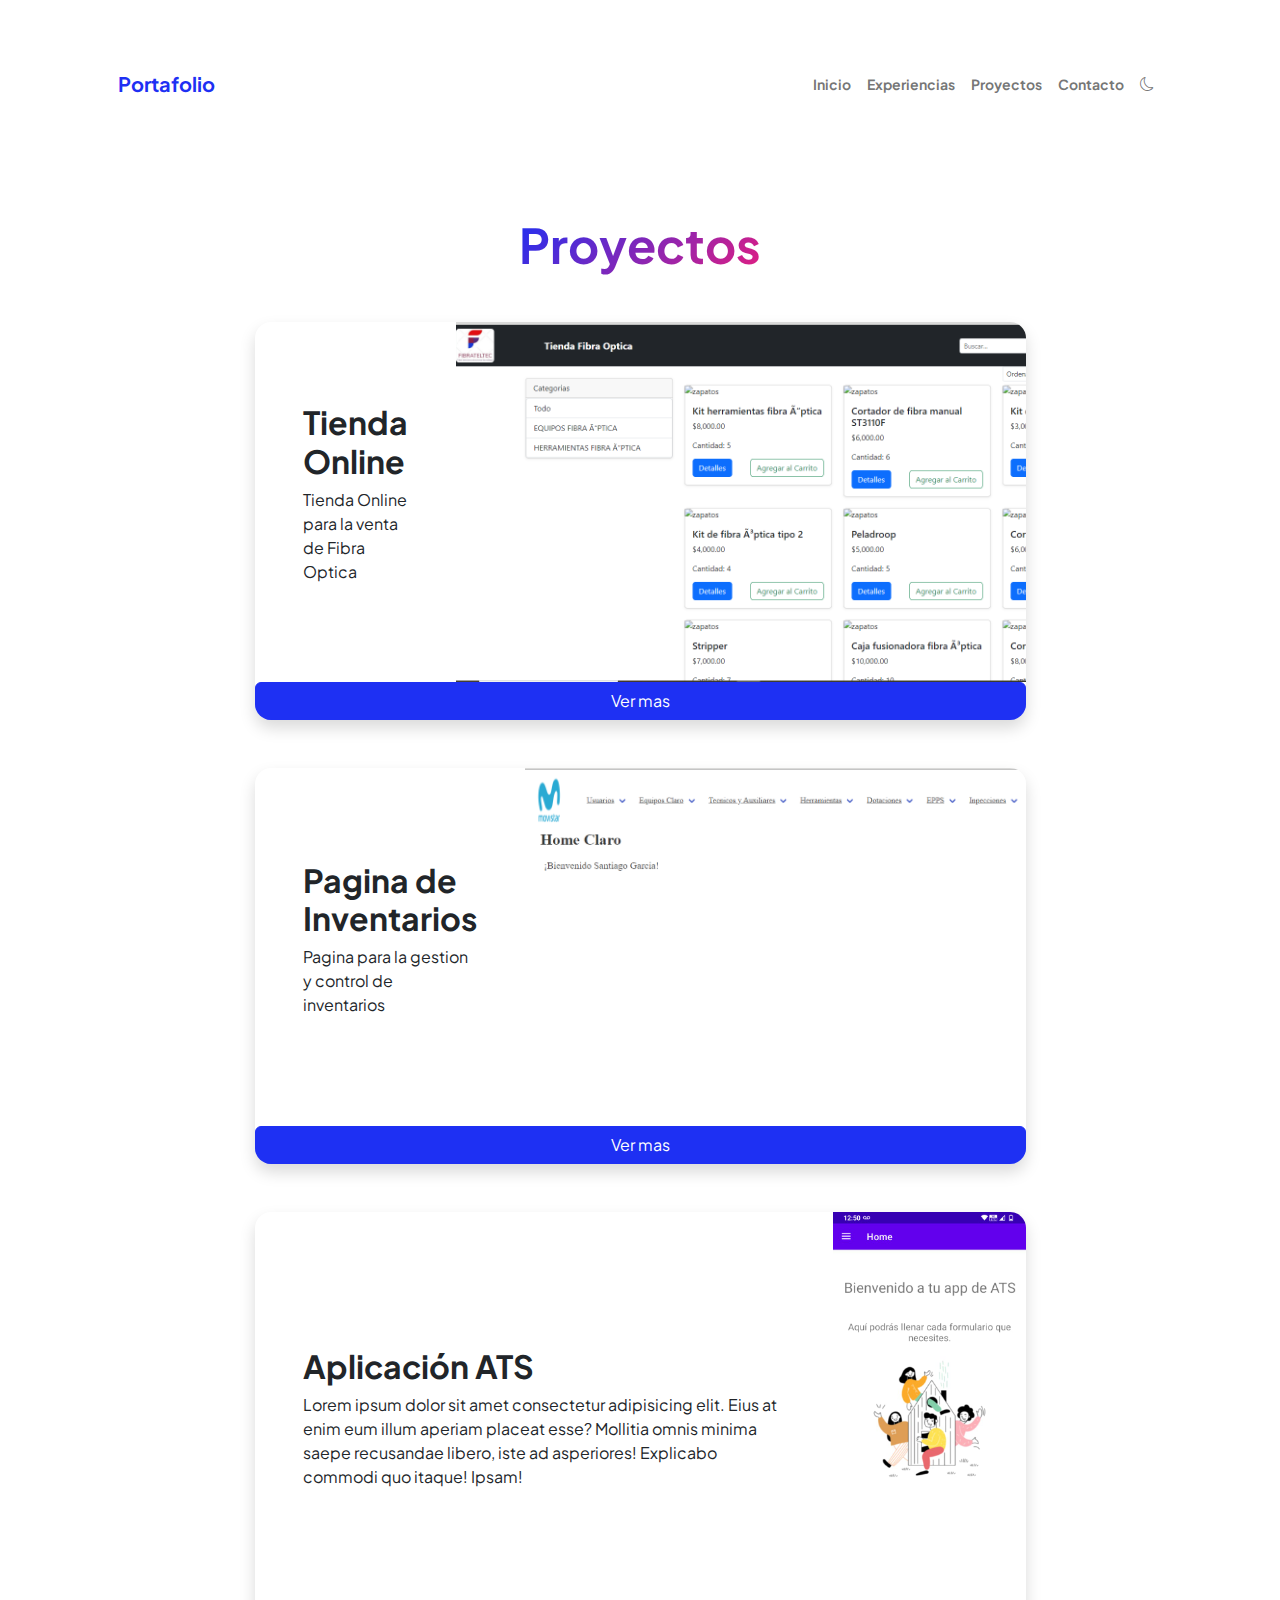
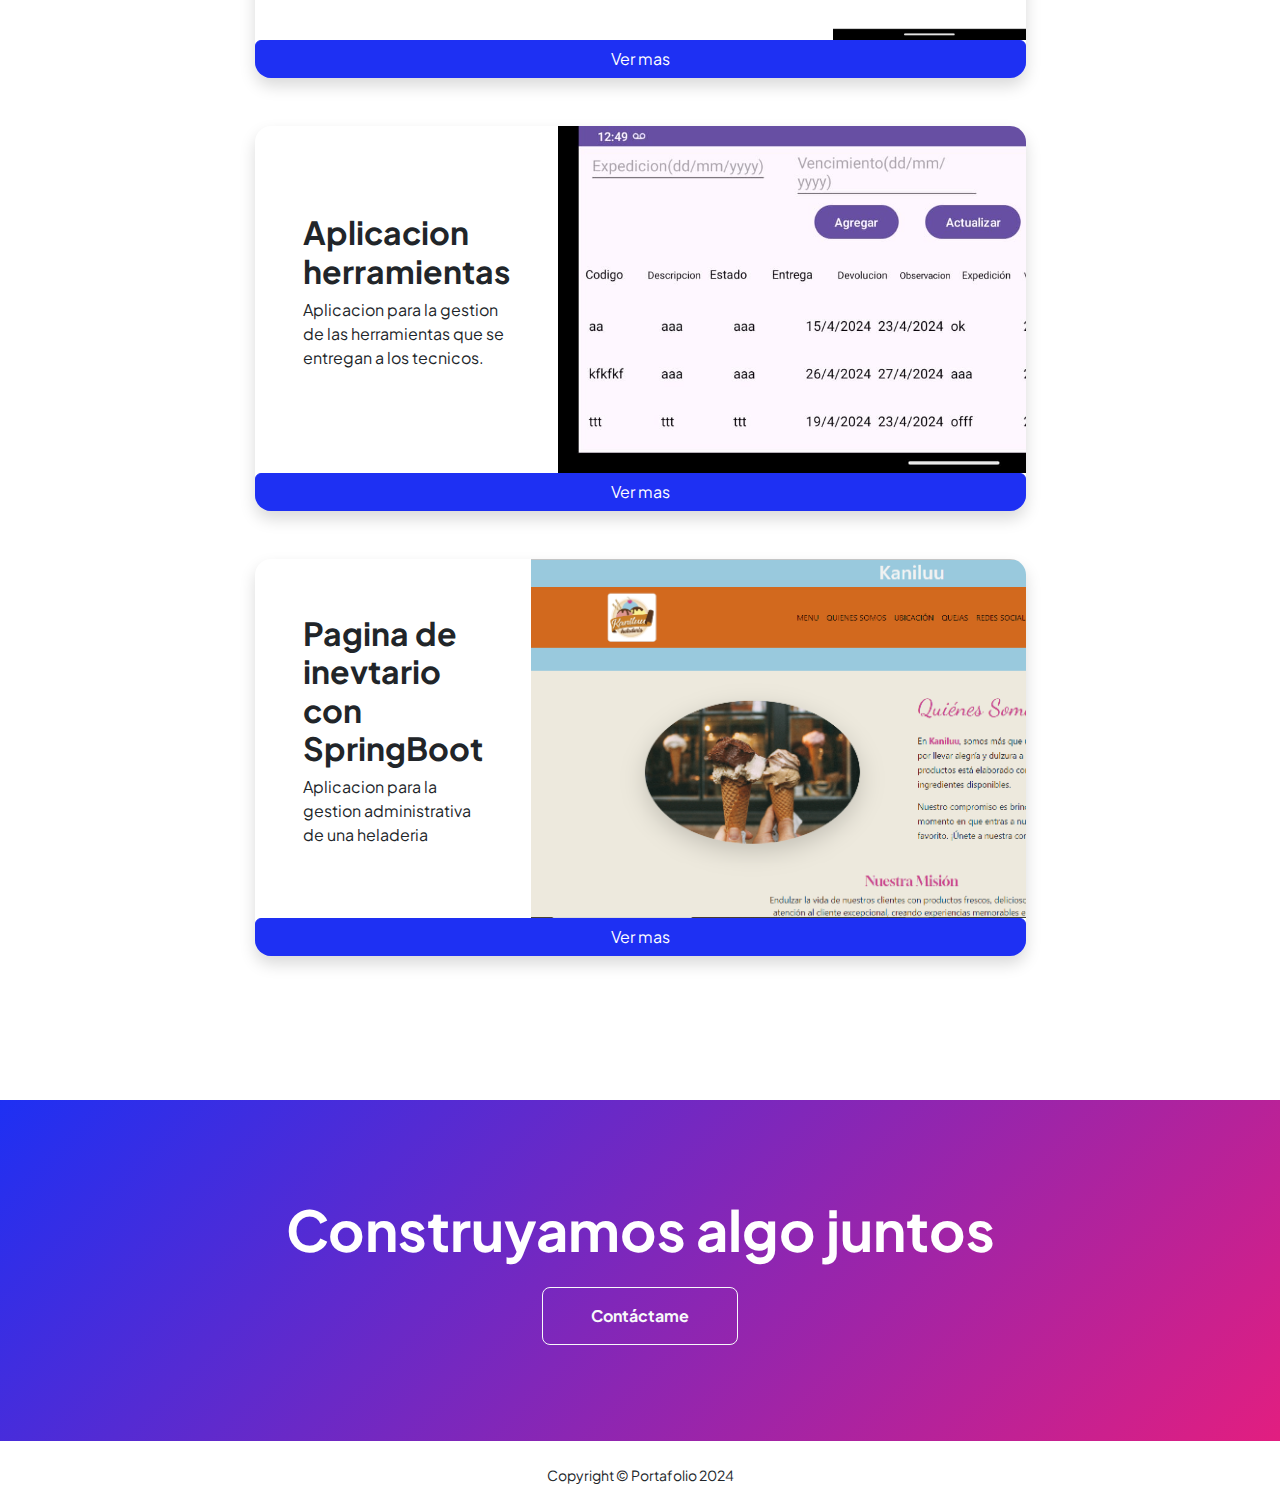
<file: pages/projects.html>
<!DOCTYPE html>
<html lang="en">
    <head>
        <meta charset="utf-8" />
        <meta name="viewport" content="width=device-width, initial-scale=1, shrink-to-fit=no" />
        <meta name="description" content="" />
        <meta name="author" content="" />
        <title>Proyectos</title>
        <link rel="icon" type="image/x-icon" href="assets/favicon.ico" />
        <link rel="preconnect" href="https://fonts.googleapis.com" />
        <link rel="preconnect" href="https://fonts.gstatic.com" crossorigin />
        <link href="https://fonts.googleapis.com/css2?family=Plus+Jakarta+Sans:wght@100;200;300;400;500;600;700;800;900&amp;display=swap" rel="stylesheet" />
        <link href="https://cdn.jsdelivr.net/npm/bootstrap-icons@1.8.1/font/bootstrap-icons.css" rel="stylesheet" />
        <link href="../css/styles.css" rel="stylesheet" />
    </head>
    <body class="d-flex flex-column h-100">
            <header class="py-5">
                <nav class="navbar navbar-expand-lg navbar-light py-3">
                    <div class="container px-5">
                        <a class="navbar-brand" href="index.html"><span class="fw-bolder text-primary">Portafolio</span></a>
                        <button class="navbar-toggler" type="button" data-bs-toggle="collapse" data-bs-target="#navbarSupportedContent" aria-controls="navbarSupportedContent" aria-expanded="false" aria-label="Toggle navigation">
                            <span class="navbar-toggler-icon"></span>
                        </button>
                        <div class="collapse navbar-collapse" id="navbarSupportedContent">
                            <ul class="navbar-nav ms-auto mb-2 mb-lg-0 small fw-bolder">
                                <li class="nav-item"><a class="nav-link" href="../index.html">Inicio</a></li>
                                <li class="nav-item"><a class="nav-link" href="resume.html">Experiencias</a></li>
                                <li class="nav-item"><a class="nav-link" href="projects.html">Proyectos</a></li>
                                <li class="nav-item"><a class="nav-link" href="contact.html">Contacto</a></li>
                                <li class="nav-item"><i class="bi bi-moon nav-link" onclick="oscuro()" style="cursor: pointer;"></i></li>
                            </ul>
                        </div>
                    </div>
                </nav>
            </header>
        <main class="flex-shrink-0">
            <section class="py-5">
                <div class="container px-5 mb-5">
                    <div class="text-center mb-5">
                        <h1 class="display-5 fw-bolder mb-0"><span class="text-gradient d-inline">Proyectos</span></h1>
                    </div>
                    <div class="row gx-5 justify-content-center">
                        <div class="col-lg-11 col-xl-9 col-xxl-8">
                            <div class="card overflow-hidden shadow rounded-4 border-0 mb-5">
                                <div class="card-body p-0">
                                    <div class="d-flex align-items-center">
                                        <div class="p-5">
                                            <h2 class="fw-bolder">Tienda Online</h2>
                                            <p>Tienda Online para la venta de Fibra Optica</p>
                                        </div>
                                        <img class="img-fluid" src="../assets/img/Tienda Online.png" alt="..." />
                                    </div>
                                </div>
                                <a class="btn btn-primary" href="#" role="button">Ver mas</a>
                            </div>
                            <div class="card overflow-hidden shadow rounded-4 border-0 mb-5">
                                <div class="card-body p-0">
                                    <div class="d-flex align-items-center">
                                        <div class="p-5">
                                            <h2 class="fw-bolder">Pagina de Inventarios</h2>
                                            <p>Pagina para la gestion y control de inventarios</p>
                                        </div>
                                        <img class="img-fluid" src="../assets/img/Inventarios.png" alt="..." />
                                    </div>
                                </div>
                                <a class="btn btn-primary" href="#" role="button">Ver mas</a>
                            </div>
                            <div class="card overflow-hidden shadow rounded-4 border-0 mb-5">
                                <div class="card-body p-0">
                                    <div class="d-flex align-items-center">
                                        <div class="p-5">
                                            <h2 class="fw-bolder">Aplicación ATS</h2>
                                            <p>Lorem ipsum dolor sit amet consectetur adipisicing elit. Eius at enim eum illum aperiam placeat esse? Mollitia omnis minima saepe recusandae libero, iste ad asperiores! Explicabo commodi quo itaque! Ipsam!</p>
                                        </div>
                                        <img class="img-fluid" src="../assets/img/ats.jpeg" alt="..." style="width: 25%;"/>
                                    </div>
                                </div>
                                <a class="btn btn-primary" href="#" role="button">Ver mas</a>
                            </div>
                            <div class="card overflow-hidden shadow rounded-4 border-0 mb-5">
                                <div class="card-body p-0">
                                    <div class="d-flex align-items-center">
                                        <div class="p-5">
                                            <h2 class="fw-bolder">Aplicacion herramientas</h2>
                                            <p>Aplicacion para la gestion de las herramientas que se entregan a los tecnicos.</p>
                                        </div>
                                        <img class="img-fluid" src="../assets/img/herramientas.jpeg" alt="..."  />
                                    </div>
                                </div>
                                <a class="btn btn-primary" href="#" role="button">Ver mas</a>
                            </div>
                            <div class="card overflow-hidden shadow rounded-4 border-0 mb-5">
                                <div class="card-body p-0">
                                    <div class="d-flex align-items-center">
                                        <div class="p-5">
                                            <h2 class="fw-bolder">Pagina de inevtario con SpringBoot</h2>
                                            <p>Aplicacion para la gestion administrativa de una heladeria</p>
                                        </div>
                                        <img class="img-fluid" src="../assets/img/kanillu.png" alt="..."  />
                                    </div>
                                </div>
                                <a class="btn btn-primary" href="#" role="button">Ver mas</a>
                            </div>
                        </div>
                    </div>
                </div>
            </section>
            <section class="py-5 bg-gradient-primary-to-secondary text-white">
                <div class="container px-5 my-5">
                    <div class="text-center">
                        <h2 class="display-4 fw-bolder mb-4">Construyamos algo juntos</h2>
                        <a class="btn btn-outline-light btn-lg px-5 py-3 fs-6 fw-bolder" href="contact.html">Contáctame</a>
                    </div>
                </div>
            </section>
        </main>
        <footer class=" py-4 mt-auto">
            <div class="container px-5">
                <div class="row align-items-center justify-content-between flex-column flex-sm-row">
                    <div>
                        <div class="small m-0 text-center">Copyright &copy; Portafolio 2024</div>
                    </div>
                </div>
            </div>
        </footer>
        <script src="https://cdn.jsdelivr.net/npm/bootstrap@5.2.3/dist/js/bootstrap.bundle.min.js"></script>
        <script src="../js/scripts.js"></script>
    </body>
</html>
</file>
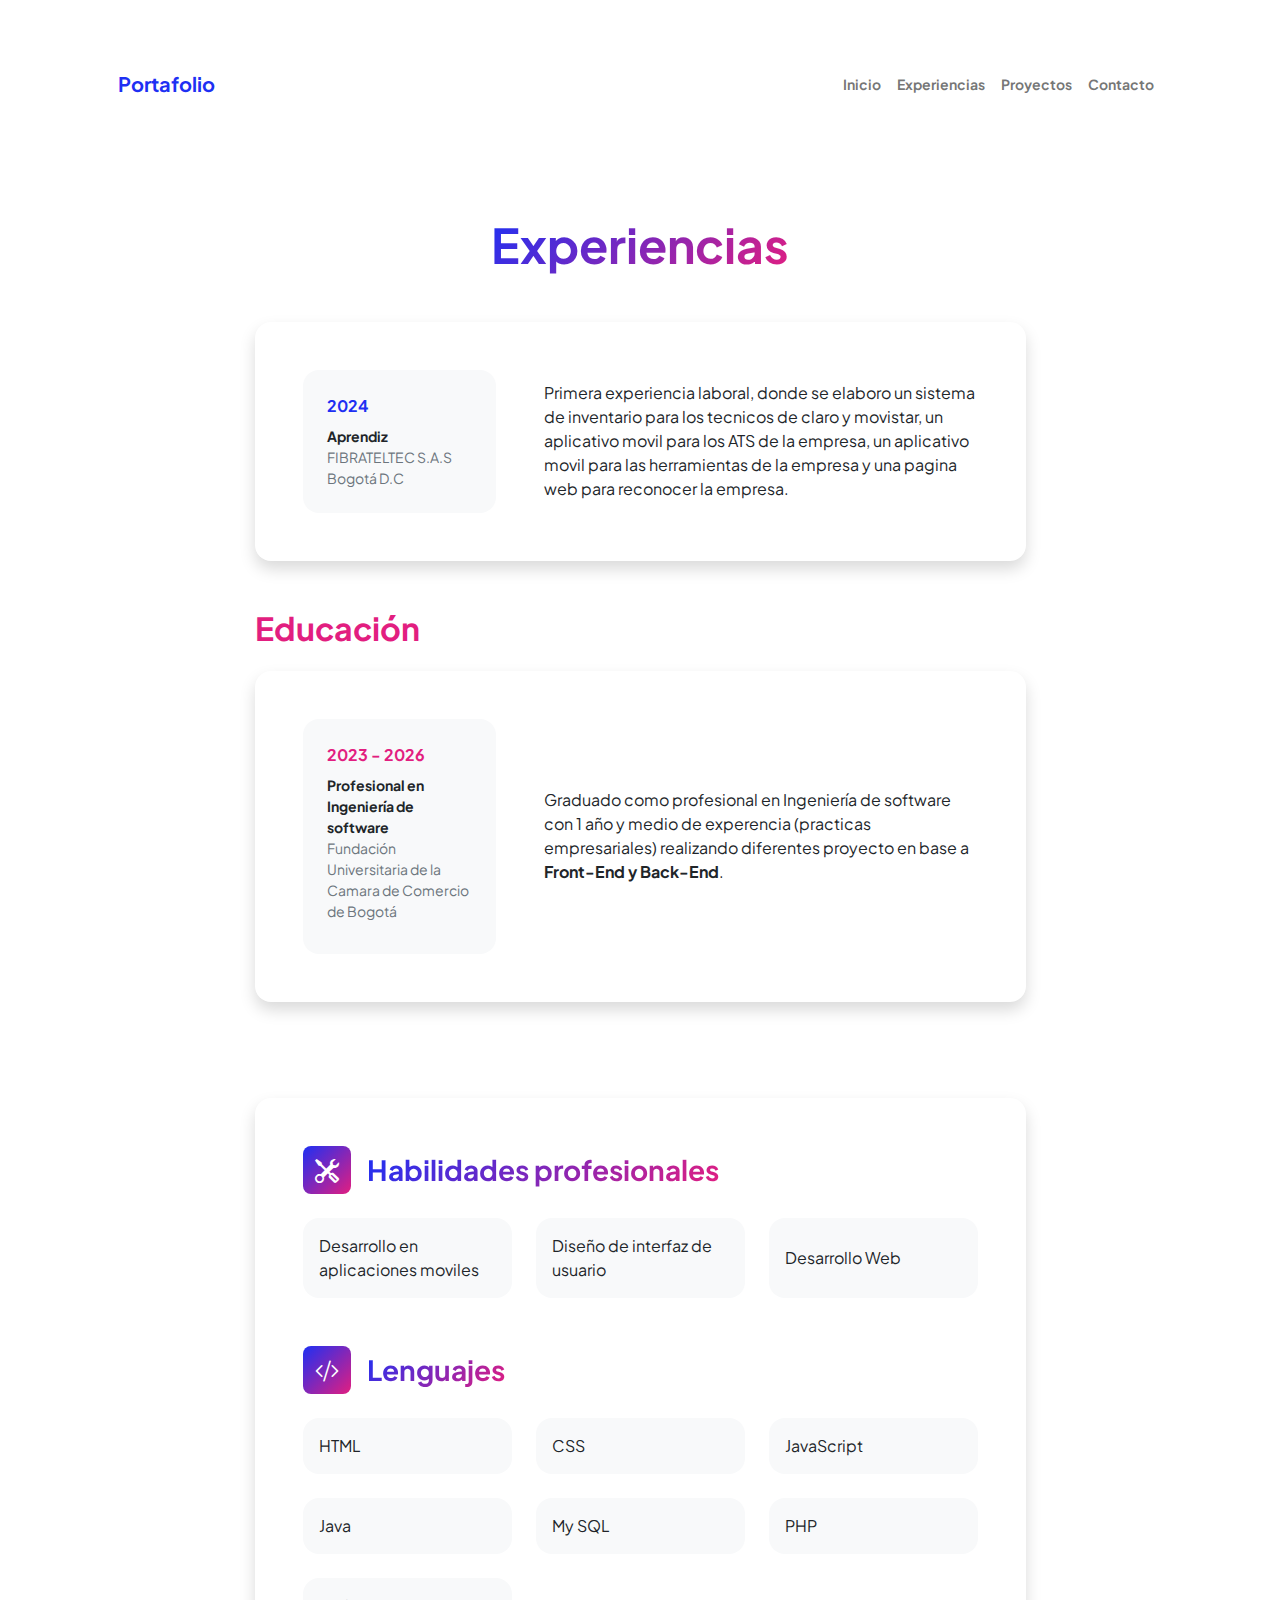
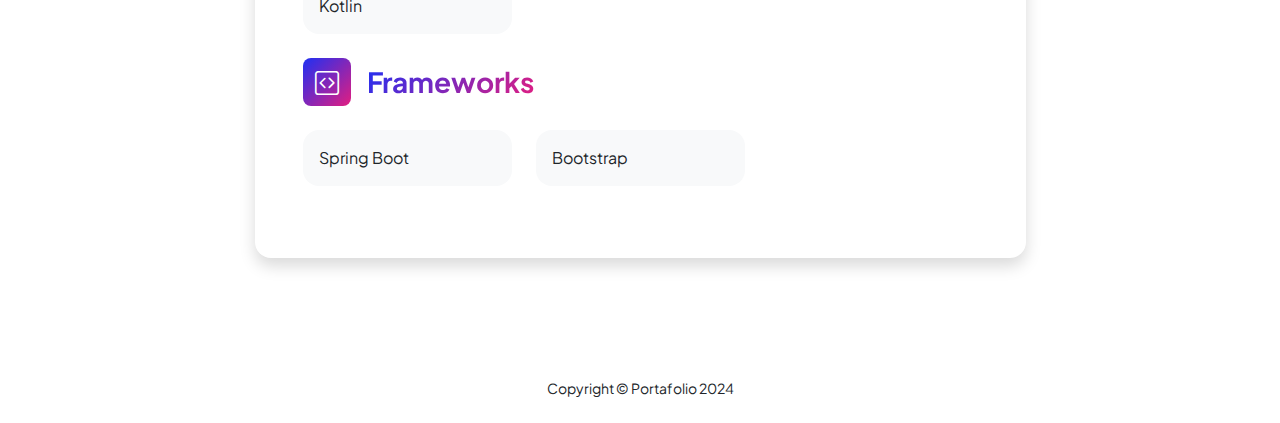
<file: pages/resume.html>
<!DOCTYPE html>
<html lang="en">
    <head>
        <meta charset="utf-8" />
        <meta name="viewport" content="width=device-width, initial-scale=1, shrink-to-fit=no" />
        <meta name="description" content="" />
        <meta name="author" content="" />
        <title>Portafolio Personal</title>
        <!-- Favicon-->
        <link rel="icon" type="image/x-icon" href="assets/favicon.ico" />
        <!-- Custom Google font-->
        <link rel="preconnect" href="https://fonts.googleapis.com" />
        <link rel="preconnect" href="https://fonts.gstatic.com" crossorigin />
        <link href="https://fonts.googleapis.com/css2?family=Plus+Jakarta+Sans:wght@100;200;300;400;500;600;700;800;900&amp;display=swap" rel="stylesheet" />
        <!-- Bootstrap icons-->
        <link href="https://cdn.jsdelivr.net/npm/bootstrap-icons@1.8.1/font/bootstrap-icons.css" rel="stylesheet" />
        <!-- Core theme CSS (includes Bootstrap)-->
        <link href="../css/styles.css" rel="stylesheet" />
    </head>
    <body class="d-flex flex-column h-100">
        <header class="py-5">
            <nav class="navbar navbar-expand-lg navbar-light py-3">
                <div class="container px-5">
                    <a class="navbar-brand" href="index.html"><span class="fw-bolder text-primary">Portafolio</span></a>
                    <button class="navbar-toggler" type="button" data-bs-toggle="collapse" data-bs-target="#navbarSupportedContent" aria-controls="navbarSupportedContent" aria-expanded="false" aria-label="Toggle navigation"><span class="navbar-toggler-icon"></span></button>
                    <div class="collapse navbar-collapse" id="navbarSupportedContent">
                        <ul class="navbar-nav ms-auto mb-2 mb-lg-0 small fw-bolder">
                            <li class="nav-item"><a class="nav-link" href="../index.html">Inicio</a></li>
                            <li class="nav-item"><a class="nav-link" href="resume.html">Experiencias</a></li>
                            <li class="nav-item"><a class="nav-link" href="projects.html">Proyectos</a></li>
                            <li class="nav-item"><a class="nav-link" href="contact.html">Contacto</a></li>
                        </ul>
                    </div>
                </div>
            </nav>
        </header>
        <main class="flex-shrink-0">
            <div class="container px-5 my-5">
                <div class="text-center mb-5">
                    <h1 class="display-5 fw-bolder mb-0"><span class="text-gradient d-inline">Experiencias</span></h1>
                </div>
                <div class="row gx-5 justify-content-center">
                    <div class="col-lg-11 col-xl-9 col-xxl-8">
                        <section>
                            <div class="card shadow border-0 rounded-4 mb-5">
                                <div class="card-body p-5">
                                    <div class="row align-items-center gx-5">
                                        <div class="col text-center text-lg-start mb-4 mb-lg-0">
                                            <div class="bg-light p-4 rounded-4">
                                                <div class="text-primary fw-bolder mb-2">2024</div>
                                                <div class="small fw-bolder">Aprendiz</div>
                                                <div class="small text-muted">FIBRATELTEC S.A.S</div>
                                                <div class="small text-muted">Bogotá D.C</div>
                                            </div>
                                        </div>
                                        <div class="col-lg-8"><div>Primera experiencia laboral, donde se elaboro un sistema de inventario para los tecnicos de claro y movistar, un aplicativo movil para los ATS de la empresa, un aplicativo movil para las herramientas de la empresa y una pagina web para reconocer la empresa.</div></div>
                                    </div>
                                </div>
                            </div>
                        </section>
                        <section>
                            <h2 class="text-secondary fw-bolder mb-4">Educación</h2>
                            <div class="card shadow border-0 rounded-4 mb-5">
                                <div class="card-body p-5">
                                    <div class="row align-items-center gx-5">
                                        <div class="col text-center text-lg-start mb-4 mb-lg-0">
                                            <div class="bg-light p-4 rounded-4">
                                                <div class="text-secondary fw-bolder mb-2">2023 - 2026</div>
                                                <div class="mb-2">
                                                    <div class="small fw-bolder">Profesional en Ingeniería de software</div>
                                                    <div class="small text-muted">Fundación Universitaria de la Camara de Comercio de Bogotá</div>
                                                </div>
                                            </div>
                                        </div>
                                        <div class="col-lg-8"><div>Graduado como profesional en Ingeniería de software con 1 año y medio de experencia (practicas empresariales) realizando diferentes proyecto en base a <strong>Front-End y Back-End</strong>.</div></div>
                                    </div>
                                </div>
                            </div>
                        </section>
                        <div class="pb-5"></div>
                        <section>
                            <div class="card shadow border-0 rounded-4 mb-5">
                                <div class="card-body p-5">
                                    <div class="mb-5">
                                        <div class="d-flex align-items-center mb-4">
                                            <div class="feature bg-primary bg-gradient-primary-to-secondary text-white rounded-3 me-3"><i class="bi bi-tools"></i></div>
                                            <h3 class="fw-bolder mb-0"><span class="text-gradient d-inline">Habilidades profesionales</span></h3>
                                        </div>
                                        <div class="row row-cols-1 row-cols-md-3 mb-4">
                                            <div class="col mb-4 mb-md-0"><div class="d-flex align-items-center bg-light rounded-4 p-3 h-100">Desarrollo en aplicaciones moviles</div></div>
                                            <div class="col mb-4 mb-md-0"><div class="d-flex align-items-center bg-light rounded-4 p-3 h-100">Diseño de interfaz de usuario</div></div>
                                            <div class="col"><div class="d-flex align-items-center bg-light rounded-4 p-3 h-100">Desarrollo Web</div></div>
                                        </div>
                                    </div>
                                    <div class="mb-0">
                                        <div class="d-flex align-items-center mb-4">
                                            <div class="feature bg-primary bg-gradient-primary-to-secondary text-white rounded-3 me-3"><i class="bi bi-code-slash"></i></div>
                                            <h3 class="fw-bolder mb-0"><span class="text-gradient d-inline">Lenguajes</span></h3>
                                        </div>
                                        <div class="row row-cols-1 row-cols-md-3 mb-4">
                                            <div class="col mb-4 mb-md-0"><div class="d-flex align-items-center bg-light rounded-4 p-3 h-100">HTML</div></div>
                                            <div class="col mb-4 mb-md-0"><div class="d-flex align-items-center bg-light rounded-4 p-3 h-100">CSS</div></div>
                                            <div class="col"><div class="d-flex align-items-center bg-light rounded-4 p-3 h-100">JavaScript</div></div>
                                        </div>
                                        <div class="row row-cols-1 row-cols-md-3">
                                            <div class="col mb-4 mb-md-0"><div class="d-flex align-items-center bg-light rounded-4 p-3 h-100">Java</div></div>
                                            <div class="col mb-4 mb-md-0"><div class="d-flex align-items-center bg-light rounded-4 p-3 h-100">My SQL</div></div>
                                            <div class="col"><div class="d-flex align-items-center bg-light rounded-4 p-3 h-100">PHP</div></div>
                                        </div>
                                        <div class="row row-cols-1 row-cols-md-3 mb-4 mt-4">
                                            <div class="col"><div class="d-flex align-items-center bg-light rounded-4 p-3 h-100">Kotlin</div></div>
                                        </div>
                                    </div>
                                    <div class="mb-0"></div>
                                        <div class="d-flex align-items-center mb-4">
                                            <div class="feature bg-primary bg-gradient-primary-to-secondary text-white rounded-3 me-3"><i class="bi bi-code-square"></i></div>
                                            <h3 class="fw-bolder mb-0"><span class="text-gradient d-inline">Frameworks</span></h3>
                                        </div>
                                        <div class="row row-cols-1 row-cols-md-3 mb-4">
                                            <div class="col mb-4 mb-md-0"><div class="d-flex align-items-center bg-light rounded-4 p-3 h-100">Spring Boot</div></div>
                                            <div class="col mb-4 mb-md-0"><div class="d-flex align-items-center bg-light rounded-4 p-3 h-100">Bootstrap</div></div>
                                        </div>
                                    </div>
                                </div>
                            </div>
                        </section>
                    </div>
                </div>
            </div>
        </main>
        <footer class="bg-white py-4 mt-auto">
            <div class="container px-5">
                <div class="row align-items-center justify-content-between flex-column flex-sm-row">
                    <div>
                        <div class="small m-0 text-center">Copyright &copy; Portafolio 2024</div>
                    </div>
                </div>
            </div>
        </footer>
        <script src="https://cdn.jsdelivr.net/npm/bootstrap@5.2.3/dist/js/bootstrap.bundle.min.js"></script>
        <script src="../js/scripts.js"></script>
    </body>
</html>
</file>
